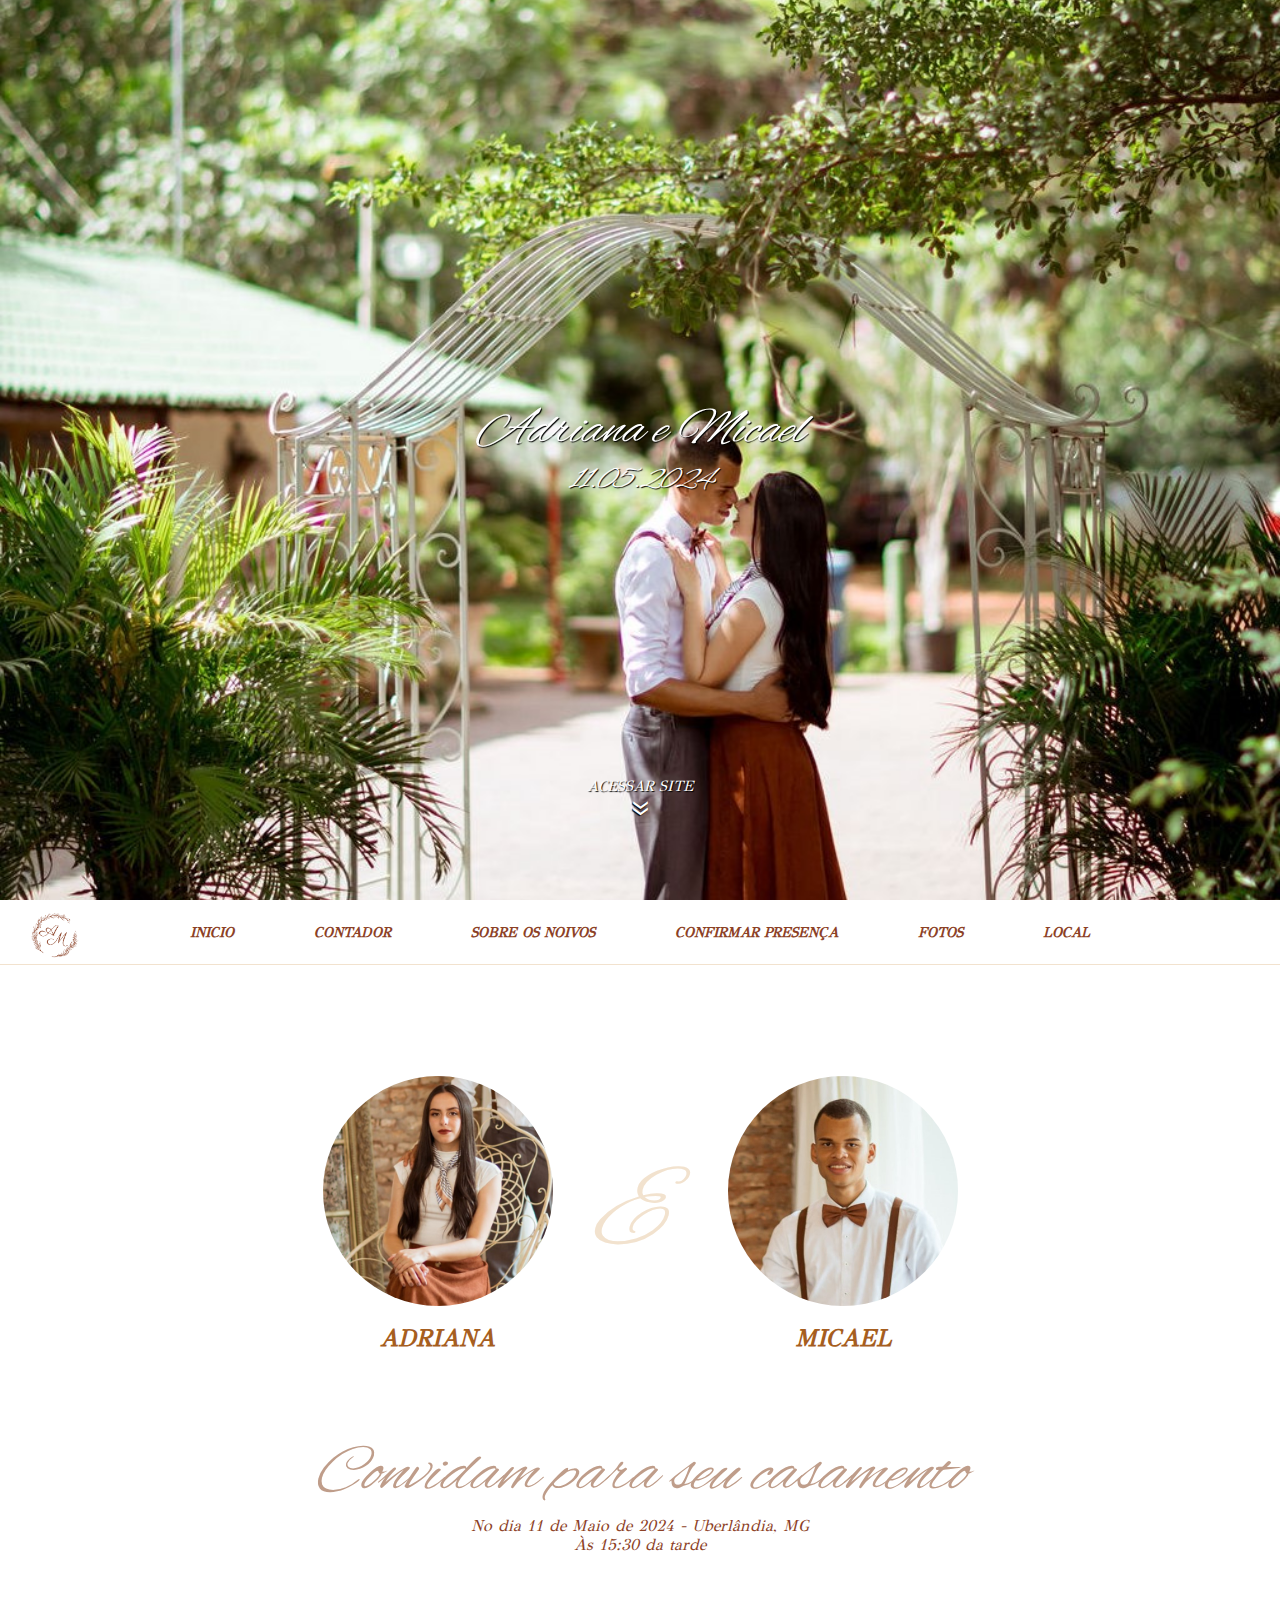
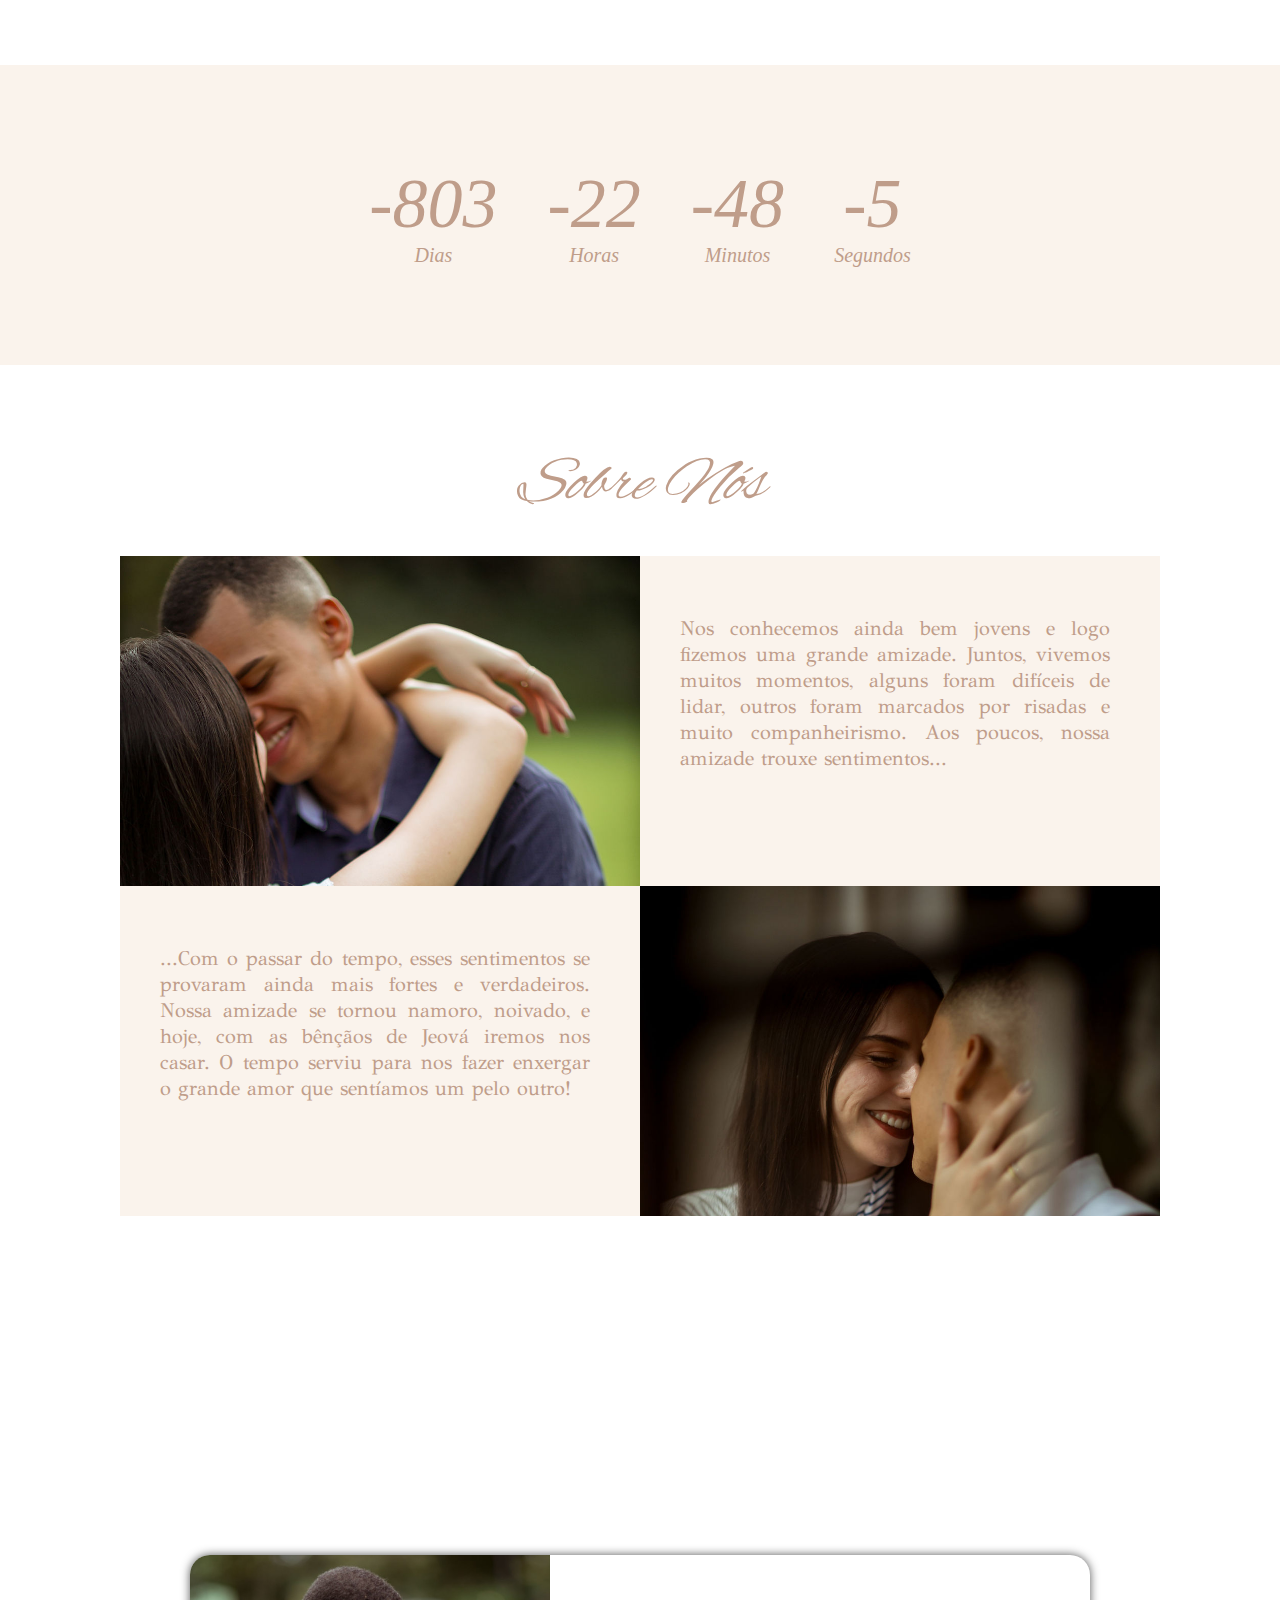
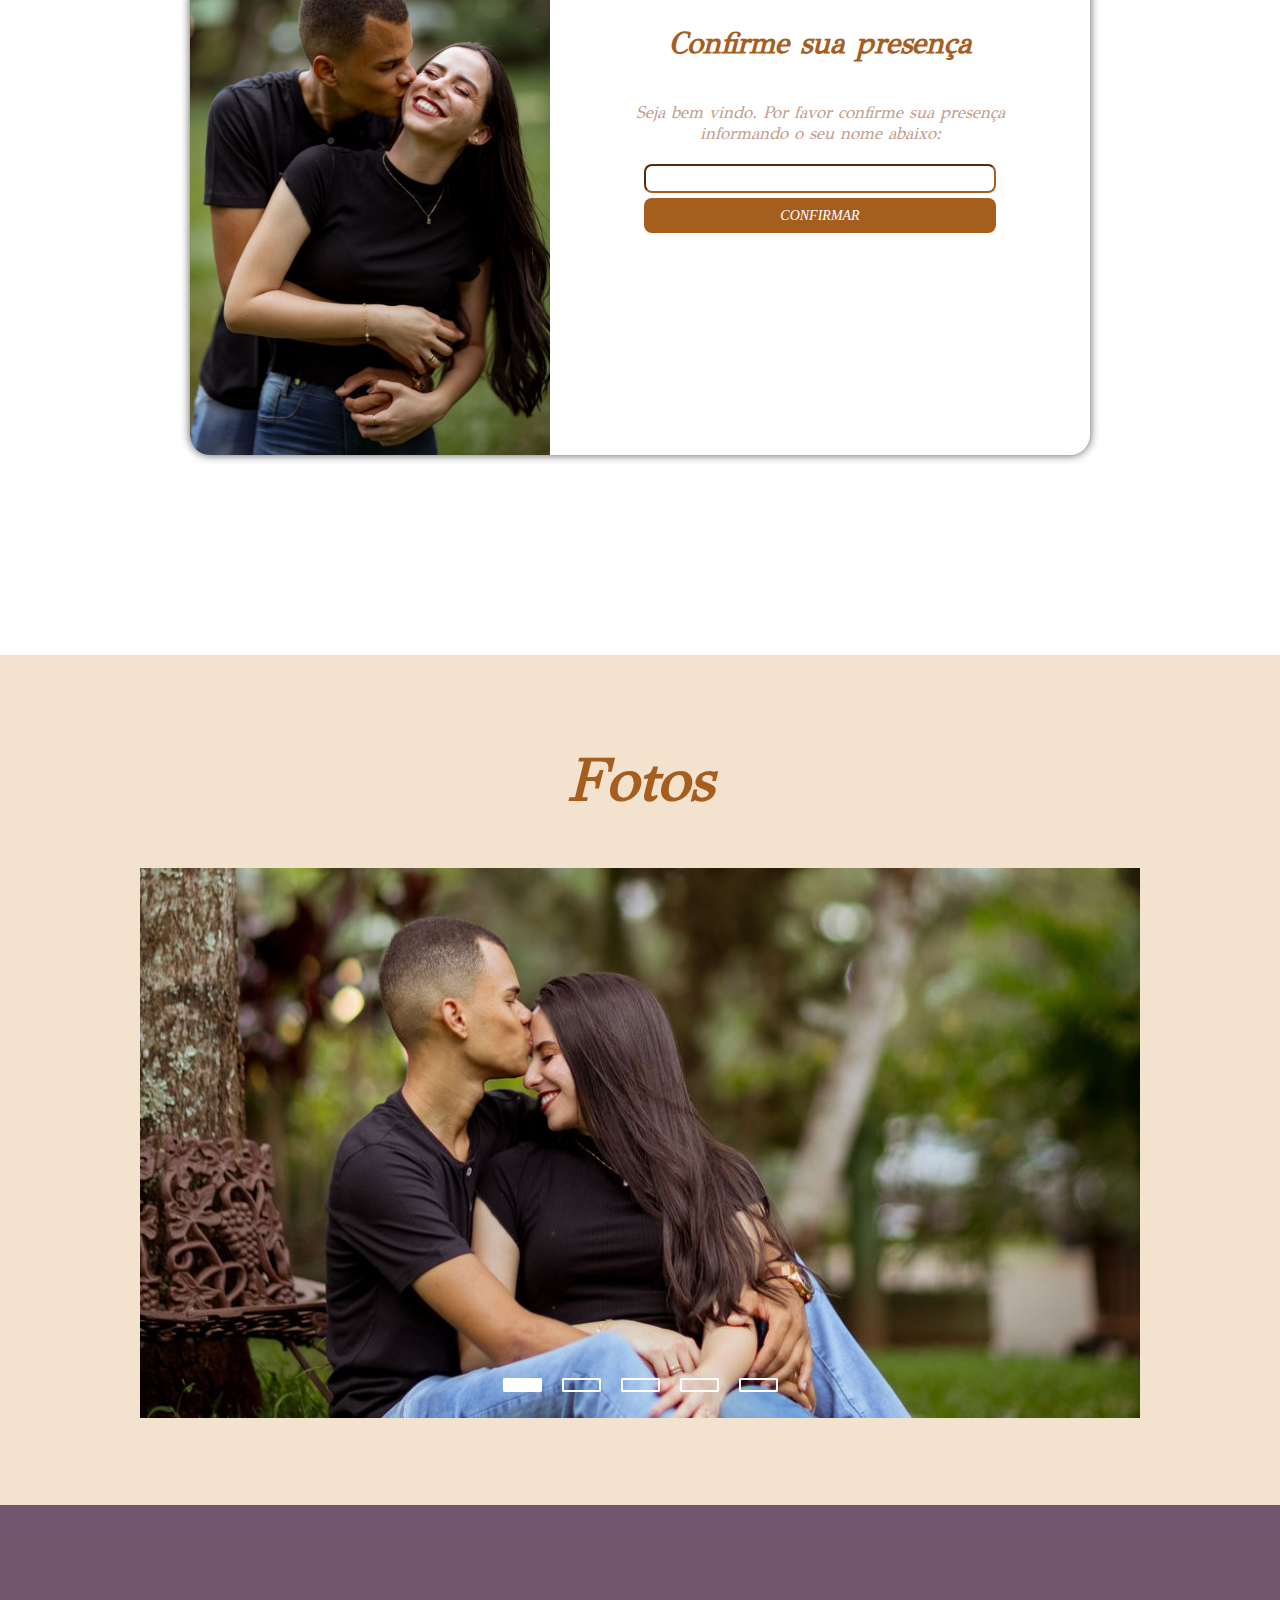
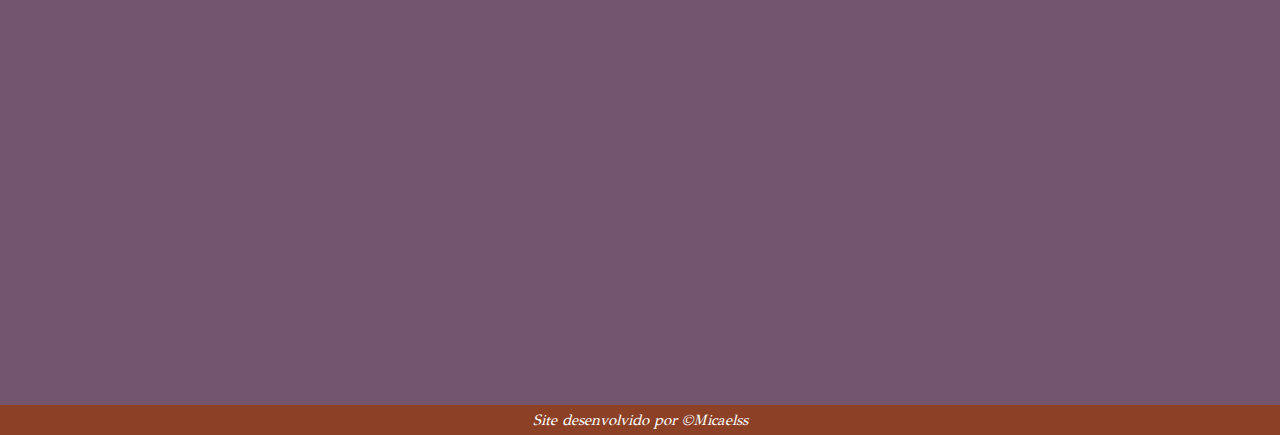
<file: index.html>
<!DOCTYPE html>
<html lang="pt-br">
<head>
    <meta charset="UTF-8">
    <meta name="viewport" content="width=device-width, initial-scale=1.0">
    <title>Adriana e Micael</title>
    <link rel="shortcut icon" href="imagens/icone.ico" type="image/x-icon">

    <meta property="og:type" content="website"/>
    <meta property="og:title" content="Adriana e Micael"/>
    <meta property="og:image" content="https://micaelsantoss.github.io/Projeto-Casamento/imagens/slide4.jpg"/>
    <meta property="og:description" content="Seja bem vindo ao site do nosso casamento!!"/>
    <meta property="og:site_name" content="Adriana e Micael"/>

    <link rel="stylesheet" href="pc.css">
    <link rel="stylesheet" href="tablet.css">
    <link rel="stylesheet" href="mobile.css">
    
    <link rel="stylesheet" href="https://fonts.googleapis.com/css2?family=Material+Symbols+Outlined:opsz,wght,FILL,GRAD@20..48,100..700,0..1,-50..200" />
    <link rel="stylesheet" href="https://cdnjs.cloudflare.com/ajax/libs/animate.css/4.1.1/animate.min.css"/>
</head>
<body>
    <!-- PARTE INCIAL DO SITE -->
    <header>
        <section id="inicio">
            <div id="imgi">
                <p id="nomes">Adriana e Micael</p> 
                <p id="data">11.05.2024</p>
                <div id="arrow">
                    <a href="#noivos">
                        <p>Acessar Site</p>
                        <span class="material-symbols-outlined">
                            double_arrow
                        </span>
                    </a>
                </div>
            </div>
        </section>   
    </header>
    <nav class="nav">
        <div id="button"><button class="hamburguer"></button></div>
        <img src="imagens/logo branca.png" alt="logo">
        <ul class="list-menu">
            <li><a href="#inicio" id="rem1">Inicio</a></li>
            <li><a href="#contador" id="rem2">Contador</a></li>
            <li id="sob"><a href="#sobre" id="rem7" >Sobre os Noivos</a></li>
            <li id="sobmob"><a href="#sobremobile" id="rem3">Sobre os Noivos</a></li>
            <li><a href="#confirmação" id="rem4">Confirmar Presença</a></li>
            <li><a href="#slides" id="rem5">Fotos</a></li>
            <li><a href="#mapa" id="rem6">Local</a></li>  
        </ul>
    </nav> 

    
    <!-- DESENVOLVIMENTO DO SITE -->
    <main>
        <section id="noivos">
            <div id="imgpeq">
                <div class="imgefrase">
                    <img class="imgpeq" src="imagens/adriana so.jpg" alt="">
                    <h2 class="nome">ADRIANA</h2>
                </div>
                <div id="e">
                    <h2>E</h2>
                </div>
                <div class="imgefrase">
                    <img class="imgpeq" src="imagens/micael so.jpg" alt="">
                    <h2 class="nome">MICAEL</h2>
                </div>
            </div>
            <div id="info">
                <h2>Convidam para seu casamento</h2>
                <p>
                    No dia 11 de Maio de 2024 - Uberlândia, MG
                </p>
                <p>Às 15:30 da tarde</dfn></p>
            </div>
        </section>
        <section id="contador">
            <div id="contreg">
                <div class="bloccont">
                    <div>
                        <div id="dias">0</div>
                        <P>Dias</P>
                    </div>
                    <div>
                        <div id="horas">0</div>
                        <P>Horas</P>
                    </div>
                </div>
                <div class="bloccont">
                    <div>
                        <div id="minutos">0</div>
                        <P>Minutos</P>
                    </div>
                    <div>
                        <div id="segundos">0</div>
                        <P>Segundos</P>
                    </div>
                </div>
            </div>
        </section>
        <section id="sobre">
            <h1>Sobre Nós</h1>
            <div id="blococol">
                <div class="blocoind">
                    <img src="imagens/noivos.jpg" alt="">
                    <div class="sobrenoivos">
                        <div class="sobrenoivos2"> 
                            <p>Nos conhecemos ainda bem jovens e logo fizemos uma grande amizade. Juntos, vivemos muitos momentos, alguns foram difíceis de lidar, outros foram marcados por risadas e muito companheirismo. Aos poucos, nossa amizade trouxe sentimentos...
                            </p>
                        </div>
                    </div>
                </div>
                <div class="blocoind">
                    <div class="sobrenoivos" id="blocomic">
                        <div class="sobrenoivos2" id="sobremic">                 
                            <p>...Com o passar do tempo, esses sentimentos se provaram ainda mais fortes e verdadeiros. Nossa amizade se tornou namoro, noivado, e hoje, com as bênçãos de Jeová iremos nos casar. O tempo serviu para nos fazer enxergar o grande amor que sentíamos um pelo outro!</p>
                        </div>
                    </div>
                    <img src="imagens/noivos2.jpg" alt="" id="imgmic">
                </div>
            </div>
        </section>
        <section id="sobremobile">
            <h1>Sobre Nós</h1>
            <div id="blococol">
                <div class="blocoind">
                    <img src="imagens/noivos.jpg" alt="">
                    <div class="sobrenoivos">
                        <div class="sobrenoivos2">
                            <p>Nos conhecemos ainda bem jovens e logo fizemos uma grande amizade. Juntos, vivemos muitos momentos, alguns foram difíceis de lidar, outros foram marcados por risadas e muito companheirismo. Aos poucos, nossa amizade trouxe sentimentos...
                            </p>
                        </div>
                    </div>
                </div>
                <div class="blocoind">
                    <img src="imagens/noivos2.jpg" alt="" id="imgmic">
                    <div class="sobrenoivos" id="blocomic">
                        <div class="sobrenoivos2" id="sobremic">
                            <p>...Com o passar do tempo, esses sentimentos se provaram ainda mais fortes e verdadeiros. Nossa amizade se tornou namoro, noivado, e hoje, com as bênçãos de Jeová iremos nos casar. O tempo serviu para nos fazer enxergar o grande amor que sentíamos um pelo outro!</p>
                        </div>
                    </div>
                </div>
            </div>
        </section>
        <section id="confirmação">
            <div id="conf">
                <div class="imag">   
                </div>
                <div id="formconf">
                    <form autocomplete="off" action="https://api.sheetmonkey.io/form/4ogYiViWnkpnoW1bRrRxoM" method="post" >
                        <H2>Confirme sua presença</H2>
                        <p>Seja bem vindo. Por favor confirme sua presença informando o seu nome abaixo:</p>
                        <input id="nomeconfirm" type="text" name="nomes" autocomplete="off" required><br>
                        <button id="botaoconf" type="submit">Confirmar</button>
                    </form>
                </div>    
            </div>
        </section>
        <section id="slides">
            <h2>Fotos</h2>
            <div class="slidesback">
                <div class="slides">
                    <!-- DIV RADIOS -->
                    <input type="radio" name="radio-btn" id="radio1">
                    <input type="radio" name="radio-btn" id="radio2">
                    <input type="radio" name="radio-btn" id="radio3">
                    <input type="radio" name="radio-btn" id="radio4">
                    <input type="radio" name="radio-btn" id="radio5">
                    <!-- FIM DIV RADIOS -->
                    <!-- DIV IMGS -->
                    <div class="slide first"><img src="imagens/slide.jpg" alt="" "></div>
                    <div class="slide"><img src="imagens/slide2.jpg" alt=""></div>
                    <div class="slide"><img src="imagens/slide3.jpg" alt=""></div>
                    <div class="slide"><img src="imagens/slide4.jpg" alt=""></div>
                    <div class="slide"><img src="imagens/slide5.jpg" alt=""></div>
                    <!-- FIM DIV IMGS -->
                    <!-- NAVIGATION -->
                    <div class="navigation-auto">
                        <div class="auto-btn1"></div>
                        <div class="auto-btn2"></div>
                        <div class="auto-btn3"></div>
                        <div class="auto-btn4"></div>
                        <div class="auto-btn5"></div>
                    </div>
                    <!-- FIM NAVIGATION -->
                </div>
                <div class="manual-navigation">
                    <label for="radio1" class="manual-btn"></label>
                    <label for="radio2" class="manual-btn"></label>
                    <label for="radio3" class="manual-btn"></label>
                    <label for="radio4" class="manual-btn"></label>
                    <label for="radio5" class="manual-btn"></label>
                </div>
            </div>
        </section>
        <section id="mapa">
            <div class="map">
                <iframe src="https://www.google.com/maps/embed?pb=!1m18!1m12!1m3!1d35908.43312696676!2d-48.22292527975855!3d-18.91327838705309!2m3!1f0!2f0!3f0!3m2!1i1024!2i768!4f13.1!3m3!1m2!1s0x94a44f7edea5fbf5%3A0xaf4c076b178eb62e!2sSal%C3%A3o%20do%20Reino%20das%20Testemunhas%20de%20Jeov%C3%A1!5e0!3m2!1spt-BR!2sbr!4v1710962011861!5m2!1spt-BR!2sbr" width="100%" height="500" style="border:0;" allowfullscreen="" loading="lazy" referrerpolicy="no-referrer-when-downgrade"></iframe>
            </div>
        </section>
    </main>

    <!-- RODAPÉ DO SITE -->
    <footer>
        <p>Site desenvolvido por &copy;<a href="https://github.com/micaelsantoss" target="_blank">Micaelss</a></p>
    </footer>

    <script src="script.js"></script>
</body>
</html>
</file>
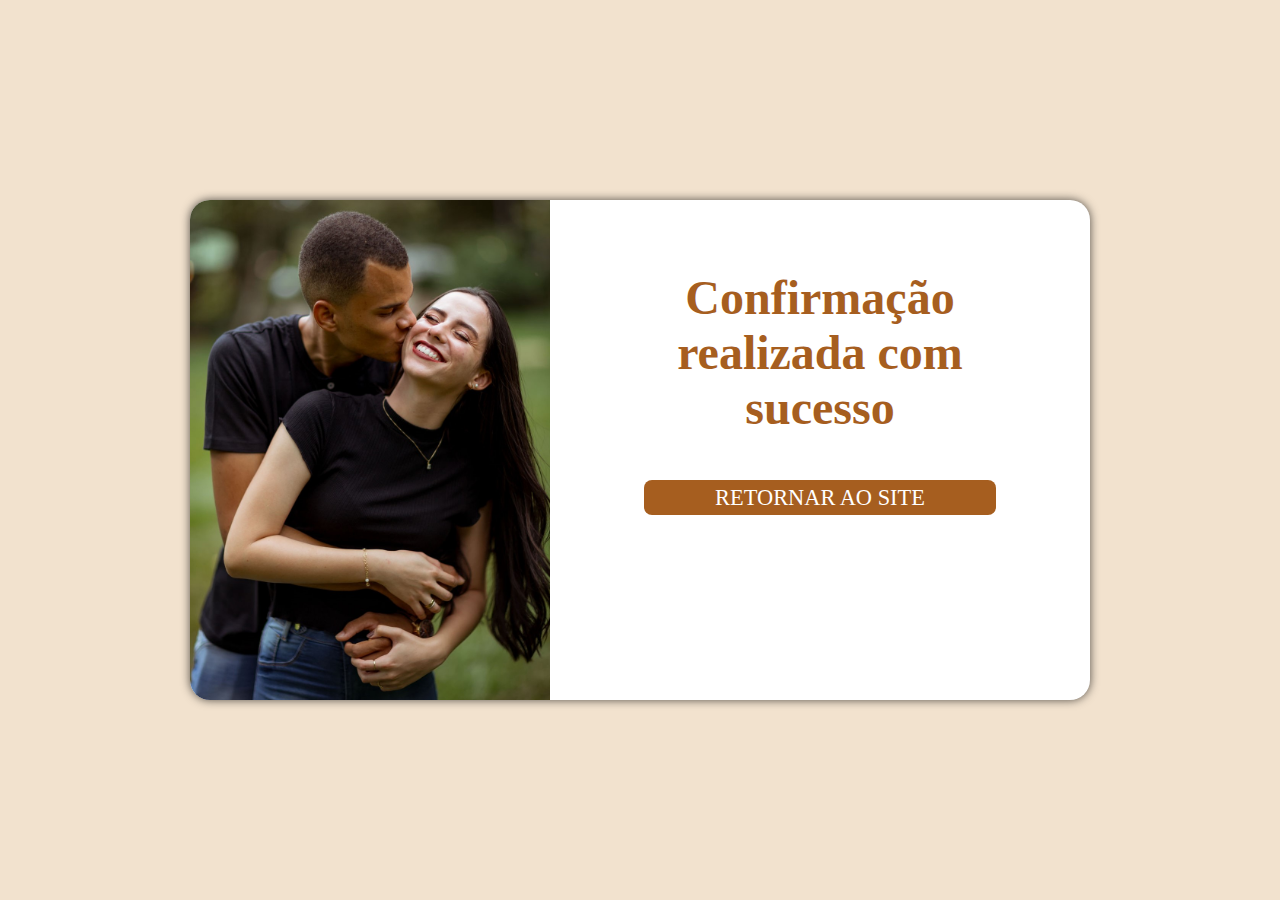
<file: pagconf.html>
<!DOCTYPE html>
<html lang="pt-br">
<head>
    <meta charset="UTF-8">
    <meta name="viewport" content="width=device-width, initial-scale=1.0">
    <title>Adriana e Micael</title>
    <link rel="stylesheet" href="stylepag2.css">
</head>
<body>
    <section id="confirmação">
        <div id="conf">
            <div class="imag">   
            </div>
            <div id="formconf">
                    <H2>Confirmação realizada com sucesso</H2> 
                    <a href="index.html"><button>Retornar ao site</button></a>
            </div>    
        </div>
    </section>    
</body>
</html>
</file>
<file: pc.css>
@import url('https://fonts.googleapis.com/css2?family=Alex+Brush&display=swap'); 

@import url('https://fonts.googleapis.com/css2?family=Alex+Brush&family=GFS+Didot&display=swap'); 
 
*{
    padding: 0px;
    margin: 0px;
    font-style: italic;  
}

:root {
    --cor1:#73556E;
    --cor2: #F2E2CE;
    --cor3:#A65E1F;
    --cor4:#8C4126;
    --cor5:#BF9D8A;
    --cor6: #f7ece09c;
    --fonte1:"Alex Brush", cursive;
    --fonte2:"GFS Didot", serif;
}

/* PARTE INICIAL DO SITE */
html{
    overflow-x: hidden;
    font-size: 62.5%; 
    scroll-behavior: smooth;
}

#sob{
    display: block;
}

#sobmob{
    display: none;
}

div#imgi{
    background-image: url(imagens/imagem\ nav.jpg);
    background-attachment: fixed;
    background-repeat: no-repeat;
    background-size: cover;
    background-position: center;
    height: 100vh;
    display: flex;
    justify-content: center;
    align-items: center;
    flex-direction: column;
    position: relative;
}

div#imgi p#nomes{
    font-family: var(--fonte1);
    font-size: 5rem;
    color:  white;  
    font-weight: 400; 
    text-shadow: 1px 1px 1px black;
}

div#imgi p#data{
    font-family: var(--fonte1);
    font-size: 3rem;
    color:  white;  
    font-weight: 400;
    text-shadow: 1px 1px 1px black;
}

div#imgi #arrow{
    position: absolute;
    bottom: 80px;
    animation: arrowmove 1s ease-in-out alternate infinite;
}

@keyframes arrowmove {
    to{
        transform: translateY(30px);
    }
}

div#imgi #arrow a{
    text-decoration: none;
    display: flex;
    flex-direction: column;
    align-items: center;
    justify-content: center;
}

div#imgi #arrow a p{
    font-family: var(--fonte2);
    text-transform: uppercase;
    font-size: 15px;
    color:  white; 
    font-weight: 400;
    text-shadow: 1px 1px 1px black;
}

div#imgi .material-symbols-outlined{
    color:  white; 
    rotate: 90deg;
    font-size: 25px;
    text-shadow: 1px 1px 1px black;
}

nav{
    
    border-bottom: var(--cor2) solid 1px;
    justify-content: center;
    display: flex;
    height: 64px;
    background-color: white;
    position: sticky;
    top: 0px;
    z-index: 999;
    position: relative;
}

nav img{
    position: absolute;
    left: 20px;
    width: 70px;
    height: 70px;
}

nav .list-menu{
    display: flex;
    align-items: center;
    justify-content: center;
    gap: 80px;
}

nav .list-menu li{
    list-style: none;        
}

nav .list-menu li a{
    text-decoration: none;
    text-transform: uppercase;
    color: var(--cor4);   
    font-family: var(--fonte2);
    padding-bottom: 23px;
    font-weight: bold;
    font-size: 1.4rem;
}

nav .list-menu li a:hover{
    border-bottom: var(--cor4) solid 3px;
    color: var(--cor4);      
}

#button{
    display: none;
}

/* DESENVOLVIMENTO DO SITE */

/*SEÇÃO NOIVOS*/
section#noivos{
    height: 700px;    
    align-items: center;
    justify-content: center;
    display: flex;
    flex-direction: column;
    gap: 80px;
}

#imgpeq .imgpeq{
    width: 230px;
    height: 230px;
    border-radius: 50%;
}

#imgpeq {
    display: flex;
    justify-content: center;
    gap: 40px;
    width: 800px;
}

#imgpeq #e{
    width: 95px;
    display: flex;
    align-items: center;
    color: var(--cor2);
    font-family: var(--fonte1);
    font-size: 7rem;   
}

#imgpeq #e h2{
    font-weight: 100;
}

.imgefrase{
    text-align: center;
}

.imgefrase h2{
    padding-top: 15px;
    font-family: var(--fonte2);
    color: var(--cor3);
    font-size: 2.4rem;
}

div#info{
    text-align: center;
}

div#info h2{
    color: var(--cor5);
    font-family: var(--fonte1);
    font-size: 6.5rem;
    font-weight: 500;
}

div#info p{
    color: var(--cor4);
    font-family: var(--fonte2);
    font-size: 1.6rem;
}

/*SEÇÃO CONTADOR*/
section#contador{
    display: flex;
    height: 300px;
    background-color: var(--cor6);
    justify-content: center;
    align-items: center;
    font-size: 7rem;
    color: var(--cor5);
    text-align: center;
}

section#contador p{
    font-size: 2rem;
}

#contreg{
    display: flex;
    gap: 50px;
}

.bloccont{
    display: flex;
    gap: 50px;
}

/* SEÇÃO SOBRE */
section#sobremobile {
    height: 850px;
    display: none;
    flex-direction: column;
    justify-content: center;
    align-items: center;
    padding-bottom: 140px;
}

section#sobre {
    height: 850px;
    display: flex;
    flex-direction: column;
    justify-content: center;
    align-items: center;
    padding-bottom: 140px;
}

section#sobre h1{
    text-align: center;
    font-family: var(--fonte1);
    font-size: 6.5rem;
    color: var(--cor5);
    padding-top: 80px;
    padding-bottom: 30px;
    font-weight: 100;
}

section#sobre div#blococol{
    display: flex;
    flex-direction: column;   
}

section#sobre .blocoind{
    display: flex;   
}

section#sobre .blocoind img{
    width: 520px;
    height: 330px;
    object-fit: cover;
    object-position: top;
}
section#sobre .blocoind .sobrenoivos{
    background-color: var(--cor6);
    width: 520px;
    height: 330px;
    display: flex;
    flex-direction: column;
    gap: 15px;
}

section#sobre .blocoind .sobrenoivos .sobrenoivos2{
    width: 400px;
    height: 10px;  
    margin-top: 60px;
    margin-left: 40px; 
    text-align: justify;         
}

section#sobre .blocoind .sobrenoivos .sobrenoivos2 h3{
    font-family: var(--fonte2);
    color: var(--cor5);    
    padding-bottom: 20px;
    font-size: 2rem;
}

section#sobre .blocoind .sobrenoivos .sobrenoivos2 p{
    font-family: var(--fonte2);
    color: var(--cor5);
    font-style: normal;
    font-size: 2rem;
    width: 430px;
}

/* SEÇÃO CONFIRMAÇÃO */
section#confirmação{
    background-image: url(imagens/imgparalax.jpg);
    background-size: cover;
    background-repeat: no-repeat;
    background-attachment: fixed;
    background-position: top;
    height: 900px; 
    display: flex;
    align-items: center; 
    justify-content: center;  
}

#conf{
    background-color:white;
    width: 900px;
    height: 500px;
    border-radius: 20px;
    display: flex;
    justify-content: space-between;
    overflow: hidden;
    box-shadow: 0px 0px 10px rgba(0, 0, 0, 0.671);
    transition: width .8s, heigth .8s;
    transition-timing-function: ease;
}

.imag{
    background-image: url(imagens/imagemconfirm.jpg);
    background-size: cover;
    background-repeat: no-repeat;
    background-position: top;
    float: left;
    width: 45%;
    height: 100%;
}

#formconf{
    padding-top: 70px;
    padding-left: 50px;
    padding-right: 50px;
    float: right;
    width: 55%;
    height: 100%;
    text-align: center;   
}

#formconf h2{
    padding-bottom: 40px;
    font-size: 3rem;
    font-family: var(--fonte2);
    color: var(--cor3);
}
#formconf p{
    padding-bottom: 20px; 
    font-size: 1.7rem;
    font-family: var(--fonte2);
    color: var(--cor5);
}
#formconf input{
    width: 79%;
    height: 25px;
    border-radius: 8px;
    border-color: var(--cor3);

}
#formconf button{
    margin-top: 5px;
    width: 80%;
    height: 35px;
    border-radius: 8px;
    font-family: var(--fonte);
    text-transform: uppercase;
    border: none;
    background-color: var(--cor3);
    color: white;
    font-size: 1.4rem;
    transition: .1s;
}
#formconf button:hover{
    background-color: var(--cor4);
    color: white;
}



/* SECTION SLIDES */

#slides{
    background-color: var(--cor2);
    height: 850px;
    display: flex;
    justify-content: center;
    align-items: center;
    flex-direction: column;
}

#slides h2{
    font-size: 6rem;
    font-family: var(--fonte2);
    color: var(--cor3);   
    padding-bottom: 50px;
}

section#slides .slidesback{
    height: 550px;
    width: 1000px;
    margin: 0 auto;
    overflow: hidden;
}

.slides{
    height: 550px;
    width: 400%;
    display: flex;
}

.slides input{
    display: none;
}

.slide{
    width: 25%;
    position: relative;
}

.slide img{
    width: 1000px;
    object-fit: cover;
    object-position: top;
}

.manual-navigation{
    position: absolute;
    width: 1000px;
    margin-top: -40px;
    display: flex;
    justify-content: center;
}

.manual-btn{
    border: 2px solid white;
    width: 25px;
    border-radius: 2px;
    padding: 5px;
    cursor: pointer;
    transition: .5s;
}

.manual-btn:not(:last-child){
    margin-right: 20px;
}

.manual-btn:hover{
    background-color: white;
}

#radio1:checked ~ .first{
    margin-left: 0;
}
#radio2:checked ~ .first{
    margin-left: -25%;
}
#radio3:checked ~ .first{
    margin-left: -50%;
}
#radio4:checked ~ .first{
    margin-left: -75%;
}
#radio5:checked ~ .first{
    margin-left: -100%;
}

.navigation-auto div{
    border: 2px solid white;
    width: 25px;
    border-radius: 2px;
    padding: 5px;
    cursor: pointer;
    transition: .5s;
}

.navigation-auto{
    position: absolute;
    width: 1000px;
    margin-top: 510px;
    display: flex;
    justify-content: center;
}

.navigation-auto div:not(:last-child){
    margin-right: 20px;
}

#radio1:checked ~ .navigation-auto .auto-btn1{
    background-color: white;
}
#radio2:checked ~ .navigation-auto .auto-btn2{
    background-color: white;
}
#radio3:checked ~ .navigation-auto .auto-btn3{
    background-color: white;
}
#radio4:checked ~ .navigation-auto .auto-btn4{
    background-color: white;
}
#radio5:checked ~ .navigation-auto .auto-btn5{
    background-color: white;
}

/* SEÇÃO MAPA */
section#mapa{
    height: 500px;
    position: relative;
    background-color: var(--cor1);
}

section .map{
    bottom: 0;
    position: absolute;
    width: 100%;
}

section#mapa h2{
    text-align: center;
    font-size: 7rem;
    font-family: var(--fonte1);
    padding-top: 40px;
    color: var(--cor3);
}

/* FOOTER */
footer{
    background-color: var(--cor4);  
    height: 30px;
    display: flex;
    justify-content: center;
    align-items: center;
}

footer p{
    color: white;
    font-family: var(--fonte2);
    font-size: 15px;
}

footer a{
    color: white;
    text-decoration: none;
}

footer a:hover{
    border-bottom: solid 1px rgb(100, 0, 0);
    color: rgb(100, 0, 0);
}
</file>
<file: tablet.css>
@media screen and (min-width: 768px) and (max-width: 1024px){
    /* PARTE INICIAL DO SITE */
    html{
        overflow-x: hidden;
        font-size: 62.5%; 
    } 
    
    #sob{
        display: flex;
    }

    #sobmob{
        display: none;
    }

    div#imgi{
        background-image: url(imagens/imagem\ nav.jpg);
        background-attachment: scroll;
        background-repeat: no-repeat;
        background-size: cover;
        background-position: bottom;
        height: 100vh;
        display: flex;
        justify-content: center;
        align-items: center;
        flex-direction: column;
        position: relative;
    }

    nav{
    
        border-bottom: var(--cor2) solid 1px;
        justify-content: center;
        display: flex;
        height: 64px;
        background-color: white;
        position: sticky;
        top: 0px;
        transition: .7s ease-in-out;
        z-index: 999;
    }

    #button{
        display: block;
    }

    .nav .list-menu{
       display: flex;
       width: 100vw;
       height: 100vh;
       background: #f0eef800;
       flex-direction: column;
       justify-content: space-around;
       align-items: center;
       gap: 0;

       clip-path: circle(100px at 98% -15px);
       transition: .6s ease-in-out;
       pointer-events: none;
    }

    .nav.active .list-menu{
        clip-path: circle(10500px at 98% -15px);
        pointer-events: all;
        background: var(--cor2);
    }

    .nav.active .hamburguer{
        border-top-color: transparent;
    }

    .nav.active .hamburguer::before{
        transform: rotate(135deg);
    }

    .nav.active .hamburguer::after{
        transform: rotate(-135deg);
        top: -7.7px;
    }

    .hamburguer{
        position: absolute;
        border: none;
        background: none;
        border-top: 3px solid var(--cor4);
        cursor: pointer;
        margin-top: 20px;
        right: 23px;
        z-index: 2000;
    }

    .hamburguer::before,
    .hamburguer::after{
        content: "";
        display: block;
        width: 30px;
        height: 3px;
        background: var(--cor4);
        margin-top: 5px;
        position: relative;
        transition: .3s;
    }

    /* DESENVOLVIMENTO DO SITE */

    /*SEÇÃO NOIVOS*/
    section#noivos{
        height: 700px; 
        align-items: center;
        justify-content: center;
        display: flex;
        flex-direction: column;
        gap: 80px;
    }

    #imgpeq {
        display: flex;
        justify-content: center;
        gap: 40px;
        width: 700px;
    }

    div#info h2{
        font-size: 5.5rem;
    }

    /*SEÇÃO CONTADOR*/
    section#contador{
        display: flex;
        height: 320px;
        background-color: var(--cor6);
        justify-content: center;
        align-items: center;
        font-size: 3rem;
        color: var(--cor5);
        text-align: center;
    }

    #contreg{
        display: flex;
        gap: 40px;
        flex-direction: column;
        align-items: center;
    }

    /* SEÇÃO SOBRE */
    section#sobremobile {
        height: 850px;
        display: none;
        flex-direction: column;
        justify-content: center;
        align-items: center;
        padding-bottom: 140px;
    }

    section#sobre {
        height: 650px;
        display: flex;
        flex-direction: column;
        justify-content: center;
        align-items: center;
        padding-bottom: 140px;
    }

    section#sobre h1{
        text-align: center;
        font-family: var(--fonte1);
        font-size: 6.5--rem;
        color: var(--cor5);
        padding-top: 80px;
        padding-bottom: 30px;
        font-weight: 100;
    }

    section#sobre .blocoind img{
        width: 340px;
        height: 250px;
    }
    section#sobre .blocoind .sobrenoivos{
        background-color: var(--cor6);
        width: 340px;
        height: 250px;
        display: flex;
        flex-direction: column;
        gap: 15px;
    }

    section#sobre .blocoind .sobrenoivos .sobrenoivos2{
        width: 400px;
        height: 10px;  
        margin-top: 30px;
        margin-left: 20px; 
        text-align: justify;         
    }

    section#sobre .blocoind .sobrenoivos .sobrenoivos2 h3{
        font-family: var(--fonte2);
        color: var(--cor4);    
        padding-bottom: 5px;
        padding-left: 8px;
        font-size: 2rem;
    }

    section#sobre .blocoind .sobrenoivos .sobrenoivos2 p{
        font-family: var(--fonte2);
        color: var(--cor3);
        font-style: normal;
        font-size: 1.5rem;
        width: 280px;
        padding-left: 8px;
    }

    /* SEÇÃO CONFIRMAÇÃO */
    section#confirmação{
        background-image: url(imagens/imgparalax.jpg);
        background-size: cover;
        background-repeat: no-repeat;
        background-attachment: scroll;
        background-position: top;
        height: 900px; 
        display: flex;
        align-items: center; 
        justify-content: center;  
    }

    #conf{
        background-color: white;
        width: 650px;
        height: 450px;
        border-radius: 20px;
        display: flex;
        justify-content: space-between;
        overflow: hidden;
        box-shadow: 0px 0px 10px rgba(0, 0, 0, 0.671);
        transition: width .8s, heigth .8s;
        transition-timing-function: ease;
    }

    .imag{
        background-image: url(imagens/imagemconfirm.jpg);
        background-size: cover;
        background-repeat: no-repeat;
        float: left;
        width: 45%;
        height: 100%;
    }

    #formconf{
        padding-top: 70px;
        float: right;
        width: 55%;
        height: 100%;
        text-align: center;
    }

    #formconf h2{
        padding-bottom: 50px;
        font-size: 3rem;
        font-family: var(--fonte2);
        color: var(--cor3);
    }
    #formconf p{
        padding-bottom: 10px; 
        font-size: 1.7rem;
        font-family: var(--fonte2);
        color: var(--cor5);
    }

    #formconf input{
        width: 79%;
        height: 25px;
        border-radius: 8px;
        border-color: var(--cor3);
    
    }
    #formconf button{
        margin-top: 5px;
        height: 35px;
        width: 80%;
        border-radius: 8px;
        font-family: var(--fonte);
        text-transform: uppercase;
        border: none;
        background-color: var(--cor3);
        color: white;
        font-size: 1.4rem;
        transition: .1s;
    }
    #formconf button:hover{
        background-color: var(--cor4);
        color: white;
    }

    #formconf button:hover{
        background-color: var(--cor4);
        color: white;
    }
    
    /* SEÇÃO SLIDES */
    #slides{
        background-color: var(--cor2);
        height: 650px;
        display: flex;
        justify-content: center;
        align-items: center;
    }

    #slides h2{
        font-family: var(--fonte);    
    }
    
    section#slides .slidesback{
        height: 400px;
        width: 700px;
        margin: 0 auto;
        overflow: hidden;
    }
    
    .slides{
        height: 400px;
        width: 400%;
        display: flex;
    }
    
    .slides input{
        display: none;
    }
    
    .slide{
        width: 25%;
        position: relative;
    }
    
    .slide img{
        width: 700px;
        height: 400px;
        object-fit: cover;
        object-position: center;
    }
    
    .manual-navigation{
        position: absolute;
        width: 700px;
        margin-top: -40px;
        display: flex;
        justify-content: center;
    }
    
    .manual-btn{
        border: 2px solid white;
        width: 25px;
        border-radius: 2px;
        padding: 5px;
        cursor: pointer;
        transition: .5s;
    }
    
    .manual-btn:not(:last-child){
        margin-right: 20px;
    }
    
    .manual-btn:hover{
        background-color: white;
    }
    
    #radio1:checked ~ .first{
        margin-left: 0;
    }
    #radio2:checked ~ .first{
        margin-left: -25%;
    }
    #radio3:checked ~ .first{
        margin-left: -50%;
    }
    #radio4:checked ~ .first{
        margin-left: -75%;
    }
    #radio5:checked ~ .first{
        margin-left: -100%;
    }
    
    .navigation-auto div{
        border: 2px solid white;
        width: 25px;
        border-radius: 2px;
        padding: 5px;
        cursor: pointer;
        transition: .5s;
    }
    
    .navigation-auto{
        position: absolute;
        width: 700px;
        margin-top: 360px;
        display: flex;
        justify-content: center;
    }
    
    .navigation-auto div:not(:last-child){
        margin-right: 20px;
    }
    
    #radio1:checked ~ .navigation-auto .auto-btn1{
        background-color: white;
    }
    #radio2:checked ~ .navigation-auto .auto-btn2{
        background-color: white;
    }
    #radio3:checked ~ .navigation-auto .auto-btn3{
        background-color: white;
    }
    #radio4:checked ~ .navigation-auto .auto-btn4{
        background-color: white;
    }
    #radio5:checked ~ .navigation-auto .auto-btn5{
        background-color: white;
    }
}
</file>
<file: mobile.css>
@media screen and (max-width: 767px) {
    /* SEÇÃO SLIDES */
    
    /* PARTE INICIAL DO SITE */
    html{
        font-size: 50%;  
     }

    #sob{
        display: none;
    }

    #sobmob{
        display: flex;
    }

    nav{
        border-bottom: var(--cor2) solid 1px;
        justify-content: center;
        display: flex;
        height: 64px;
        background-color: white;
        position: sticky;
        top: 0px;
        transition: .7s ease-in-out;
        z-index: 999;
    }

    #button{
        display: block;
    }

    .nav .list-menu{
       display: flex;
       width: 100vw;
       height: 100vh;
       background: #f0eef800;
       flex-direction: column;
       justify-content: space-around;
       align-items: center;
       gap: 0;
       clip-path: circle(100px at 98% -15px);
       transition: .6s ease-in-out;
       pointer-events: none;
    }


    .nav.active .list-menu{
        clip-path: circle(1500px at 98% -15px);
        pointer-events: all;
        background: var(--cor2);
    }

    .nav.active .hamburguer{
        border-top-color: transparent;
    }

    .nav.active .hamburguer::before{
        transform: rotate(135deg);
    }

    .nav.active .hamburguer::after{
        transform: rotate(-135deg);
        top: -7.7px;
    }

    .hamburguer{
        position: absolute;
        border: none;
        background: none;
        border-top: 3px solid var(--cor4);
        cursor: pointer;
        margin-top: 20px;
        right: 23px;
        z-index: 2000;
    }

    .hamburguer::before,
    .hamburguer::after{
        content: "";
        display: block;
        width: 30px;
        height: 3px;
        background: var(--cor4);
        margin-top: 5px;
        position: relative;
        transition: .3s;
    }

    /* DESENVOLVIMENTO DO SITE */

    /*SEÇÃO NOIVOS*/
    section#noivos{
        height: 800px;    
        align-items: center;
        justify-content: center;
        display: flex;
        flex-direction: column;
        gap: 80px;
    }

    #imgpeq {
        display: flex;
        flex-direction: column;
        justify-content: center;
        gap: 10px;
        width: 100%;
    }

    #imgpeq .imgpeq{
        width: 140px;
        height: 140px;
        border-radius: 50%;
    }

    #imgpeq #e{
        width: 95%;
        display: flex;
        justify-content: center;
        color: var(--cor2);
        font-family: var(--fonte1);
        font-size: 5rem;  
    
    }

    div#info h2{
        font-size: 4rem;
    }
    
    /*SEÇÃO CONTADOR*/
    section#contador{
        display: flex;
        height: 300px;
        background-color: var(--cor6);
        justify-content: center;
        align-items: center;
        font-size: 3rem;
        color: var(--cor5);
        text-align: center;
    }

    #contreg{
        display: flex;
        gap: 40px;
        flex-direction: column;
        align-items: center;
    }

    /* SEÇÃO SOBRE */
    section#sobre {
        height: 850px;
        display: none;
        flex-direction: column;
        justify-content: center;
        align-items: center;
        padding-bottom: 140px;
    }

    section#sobremobile {
        height: 1300px;
        display: flex;
        flex-direction: column;
        justify-content: center;
        align-items: center;
        padding-bottom: 140px;
    }

    
    section#sobremobile h1{
        text-align: center;
        font-family: var(--fonte1);
        font-size: 7rem;
        color: var(--cor5);
        padding-top: 80px;
        padding-bottom: 30px;
        font-weight: 100;
    }

    section#sobremobile div#blococol{
        display: flex;  
        flex-direction: column;  
    }

    section#sobremobile .blocoind{
        display: flex;
        flex-direction: column;
    }

    section#sobremobile .blocoind img{
        width: 340px;
        height: 340px;
        object-fit: cover;
        object-position: top;
    }

    section#sobremobile .blocoind .sobrenoivos{
        background-color: var(--cor6);
        width: 340px;
        height: 220px;
        display: flex;
        flex-direction: column;
        gap: 15px;
    }

    section#sobremobile .blocoind .sobrenoivos .sobrenoivos2{
        width: 80%;
        height: 10px;  
        margin-top: 20px;
        margin-left: 20px;
        text-align: justify;         
    }
    
    section#sobremobile .blocoind .sobrenoivos .sobrenoivos2 h3{
        font-family: var(--fonte2);
        color: var(--cor4);    
        padding-bottom: 20px;
        font-size: 2rem;
        padding-left: 18px;
        padding-top: 10px;
    }
    
    section#sobremobile .blocoind .sobrenoivos .sobrenoivos2 p{
        font-family: var(--fonte2);
        color: var(--cor3);
        font-style: normal;
        font-size: 2rem;
        max-width: 280px;
        padding-left: 18px;
    }

/* SEÇÃO CONFIRMAÇÃO */
    section#confirmação{
        height: 700px;
        display: flex;
        align-items: center; 
        justify-content: center;  
    }

    #conf{
        position: relative;
        background-color: white;
        width: 250px;
        height: 500px;
        border-radius: 20px;
        display: block;
        overflow: hidden;
        box-shadow: 0px 0px 10px rgba(0, 0, 0, 0.671);
        transition: width .8s, heigth .8s;
        transition-timing-function: ease;
        z-index: 1;
    }

    .imag{
        background-image: url(imagens/imagemconfirm.jpg);
        background-size: cover;
        background-repeat: no-repeat;
        background-position: top;
        float: top;
        width: 100%;
        height: 40%;
    }

    #formconf{
        padding-top: 30px;
        padding-left: 20px;
        padding-right: 50px;
        float: bottom;
    }
    #formconf h2{
        padding-bottom: 10px;
        font-size: 3.5rem;
        font-family: var(--fonte2);
        color: var(--cor3);
        width: 200px;
        position: absolute;
        left: 23px;
    }
    #formconf p{
        width: 200px;
        position: absolute;
        left: 23px;
        bottom: 120px;
        padding-bottom: 10px; 
        font-size: 1.5rem;
        font-family: var(--fonte2);
        color: var(--cor5);
    }
    #formconf input{
        position: absolute;
        left: 20px;
        bottom: 80px;
        width: 210px;
        height: 25px;
        border-radius: 8px;
        border-color: var(--cor3);
    
    }
    #formconf button{
        position: absolute;
        margin-top: 5px;
        left: 20px;
        bottom: 40px;
        width: 213px;
        height: 35px;
        border-radius: 8px;
        font-family: var(--fonte);
        text-transform: uppercase;
        border: none;
        background-color: var(--cor3);
        color: white;
        font-size: 1.4rem;
        transition: .1s;
    }
    #formconf button:hover{
        background-color: var(--cor4);
        color: white;
    }   
    

    /* SEÇÃO SLIDES */
    #slides{
        background-color: var(--cor2);
        height: 400px;
        display: flex;
        justify-content: center;
        align-items: center;
    }

    #slides h2{
        font-size: 4.5rem;
        font-family: var(--fonte2);
        color: var(--cor3);   
        padding-bottom: 20px;
    }
    
    section#slides .slidesback{
        height: 220px;
        width: 360px;
        margin: 0 auto;
        overflow: hidden;
    }
    
    .slides{
        height: 220px;
        width: 400%;
        display: flex;
    }
    
    .slides input{
        display: none;
    }
    
    .slide{
        width: 25%;
        position: relative;
    }
    
    .slide img{
        width: 360px;
    }
    
    .manual-navigation{
        position: absolute;
        width: 360px;
        margin-top: -40px;
        display: flex;
        justify-content: center;
    }
    
    .manual-btn{
        border: 2px solid white;
        width: 20px;
        border-radius: 2px;
        padding: 5px;
        cursor: pointer;
        transition: .5s;
    }
    
    .manual-btn:not(:last-child){
        margin-right: 10px;
    }
    
    .manual-btn:hover{
        background-color: white;
    }
    
    #radio1:checked ~ .first{
        margin-left: 0;
    }
    #radio2:checked ~ .first{
        margin-left: -25%;
    }
    #radio3:checked ~ .first{
        margin-left: -50%;
    }
    #radio4:checked ~ .first{
        margin-left: -75%;
    }
    #radio5:checked ~ .first{
        margin-left: -100%;
    }
    
    .navigation-auto div{
        border: 2px solid white;
        width: 20px;
        border-radius: 2px;
        padding: 5px;
        cursor: pointer;
        transition: .5s;
    }
    
    .navigation-auto{
        position: absolute;
        width: 360px;
        margin-top: 180px;
        display: flex;
        justify-content: center;
    }
    
    .navigation-auto div:not(:last-child){
        margin-right: 10px;
    }
    
    #radio1:checked ~ .navigation-auto .auto-btn1{
        background-color: white;
    }
    #radio2:checked ~ .navigation-auto .auto-btn2{
        background-color: white;
    }
    #radio3:checked ~ .navigation-auto .auto-btn3{
        background-color: white;
    }
    #radio4:checked ~ .navigation-auto .auto-btn4{
        background-color: white;
    }
    #radio5:checked ~ .navigation-auto .auto-btn5{
        background-color: white;
    }
}
</file>
<file: stylepag2.css>
*{
    padding: 0px;
    margin: 0px;
}

:root {
    --cor1:#73556E;
    --cor2: #F2E2CE;
    --cor3:#A65E1F;
    --cor4:#8C4126;
    --cor5:#BF9D8A;
    --cor6: #f7ece09c;
    --fonte1:"Alex Brush", cursive;
    --fonte2:"GFS Didot", serif;
}

section#confirmação{
    background-color: var(--cor2);
    height: 100vh; 
    display: flex;
    align-items: center; 
    justify-content: center;  
}

#conf{
    background-color: white;
    width: 900px;
    height: 500px;
    border-radius: 20px;
    display: flex;
    justify-content: space-between;
    overflow: hidden;
    box-shadow: 0px 0px 10px rgba(0, 0, 0, 0.671);
    transition: width .8s, heigth .8s;
    transition-timing-function: ease;
}

.imag{
    background-image: url(imagens/imagemconfirm.jpg);
    background-size: cover;
    background-repeat: no-repeat;
    float: left;
    width: 45%;
    height: 100%;
}

#formconf{
    padding-top: 70px;
    padding-left: 50px;
    padding-right: 50px;
    float: right;
    width: 55%;
    height: 100%;
    text-align: center;   
}

#formconf h2{
    padding-bottom: 40px;
    font-size: 3rem;
    font-family: var(--fonte2);
    color: var(--cor3);
}

#formconf button{
    margin-top: 5px;
    width: 80%;
    height: 35px;
    border-radius: 8px;
    font-family: var(--fonte);
    text-transform: uppercase;
    border: none;
    background-color: var(--cor3);
    color: white;
    font-size: 1.4rem;
    transition: .1s;
}
#formconf button:hover{
    background-color: var(--cor4);
    color: white;
}

@media screen and (max-width: 767px) {
    section#confirmação{
        height: 100vh;
        display: flex;
        align-items: center; 
        justify-content: center;  
    }

    #conf{
        position: relative;
        background-color: white;
        width: 250px;
        height: 500px;
        border-radius: 20px;
        display: block;
        overflow: hidden;
        box-shadow: 0px 0px 10px rgba(0, 0, 0, 0.671);
        transition: width .8s, heigth .8s;
        transition-timing-function: ease;
        z-index: 1;
    }

    .imag{
        background-image: url(imagens/imagemconfirm.jpg);
        background-size: cover;
        background-repeat: no-repeat;
        background-position: top;
        float: top;
        width: 100%;
        height: 45%;
    }

    #formconf{
        padding-top: 40px;
        padding-bottom: 50px;
    }
   
    #formconf h2{
        font-size: 1.8rem;
        font-family: var(--fonte1);
        color: var(--cor3);
        width: 200px;
        position: absolute;
        left: 23px;
    }
   
    #formconf button{
        position: absolute;
        margin-top: 5px;
        left: 20px;
        bottom: 60px;
        width: 213px;
        height: 35px;
        border-radius: 8px;
        font-family: var(--fonte);
        text-transform: uppercase;
        border: none;
        background-color: var(--cor3);
        color: white;
        font-size: 1rem;
        transition: .1s;
    }
    #formconf button:hover{
        background-color: var(--cor4);
        color: white;
    }   
    
}

@media screen and (min-width: 768px) and (max-width: 1024px){
    section#confirmação{
        background-color: var(--cor2);
        height: 100vh; 
        display: flex;
        align-items: center; 
        justify-content: center;  
    }
    
    #conf{
        background-color: white;
        width: 700px;
        height: 500px;
        border-radius: 20px;
        display: flex;
        justify-content: space-between;
        overflow: hidden;
        box-shadow: 0px 0px 10px rgba(0, 0, 0, 0.671);
        transition: width .8s, heigth .8s;
        transition-timing-function: ease;
    }
    
    .imag{
        background-image: url(imagens/imagemconfirm.jpg);
        background-size: cover;
        background-repeat: no-repeat;
        float: left;
        width: 45%;
        height: 100%;
    }
    
    #formconf{
        padding-top: 70px;
        padding-left: 50px;
        padding-right: 50px;
        float: right;
        width: 55%;
        height: 100%;
        text-align: center;   
    }
    
    #formconf h2{
        padding-bottom: 40px;
        font-size: 3rem;
        font-family: var(--fonte2);
        color: var(--cor3);
    }
    
    #formconf button{
        margin-top: 5px;
        width: 80%;
        height: 35px;
        border-radius: 8px;
        font-family: var(--fonte);
        text-transform: uppercase;
        border: none;
        background-color: var(--cor3);
        color: white;
        font-size: 1.4rem;
        transition: .1s;
    }
    #formconf button:hover{
        background-color: var(--cor4);
        color: white;
    }
}
</file>
